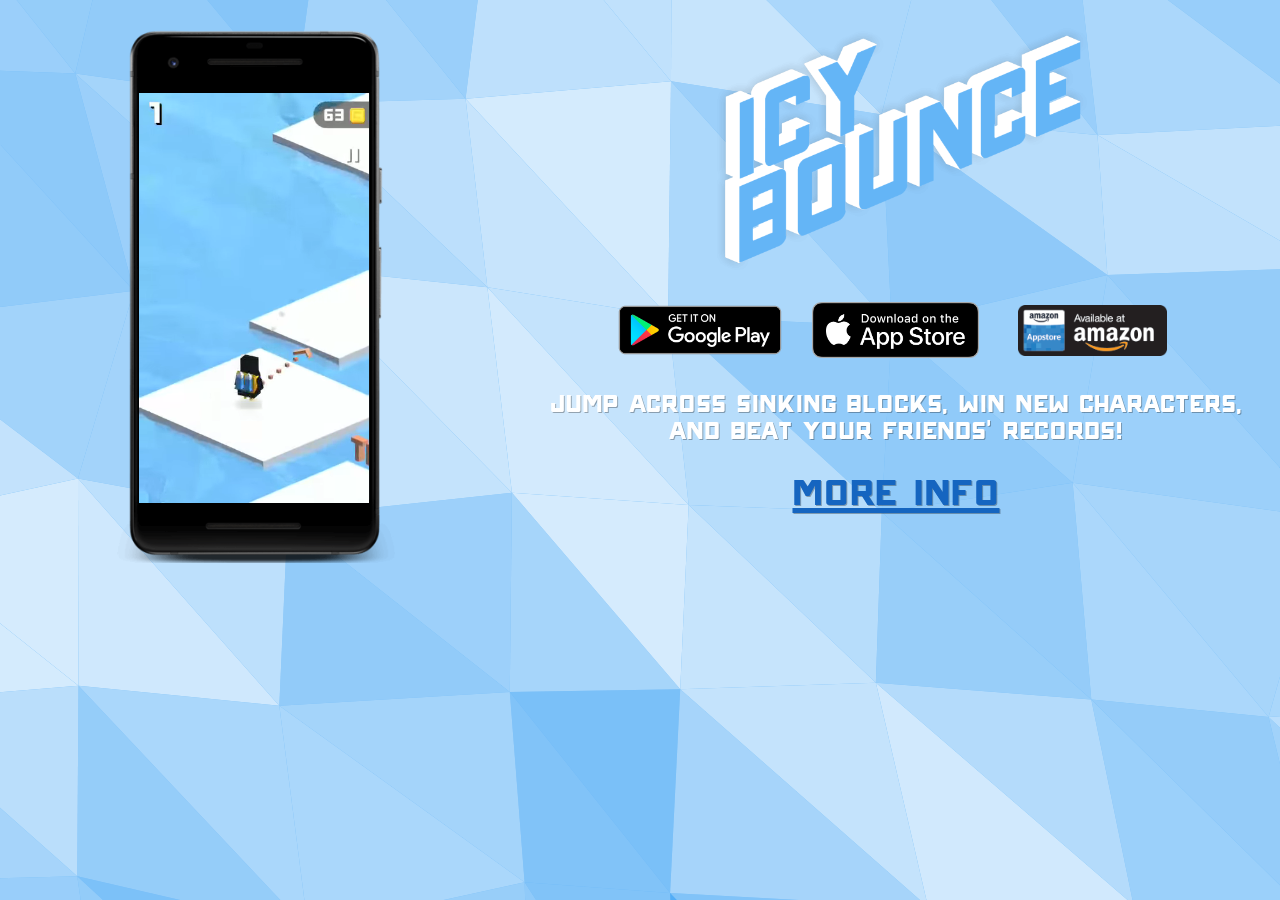
<file: index.html>
<!DOCTYPE html>
<html>

	<head>
	    <meta charset="utf-8">
	    <meta property="og:site_name" content="Icy Bounce - Endless Arcade Jumper"/>
	    <meta property="og:title" content="Icy Bounce - Endless Arcade Jumper"/>
	    <meta property="og:description" content="Jump across sinking blocks, win new characters, and beat your friends’ records! Available for free on iOS and Android."/>
	    <meta property="og:image" content="assets/img/icon_512x512.png"/>
	    <meta property="og:url" content="https://icybounce.com/"/>
	    <meta property="og:site_name" content="Icy Bounce - Endless Arcade Jumper"/>
	    <meta property="al:ios:url" content="fb1900902120161356://play"/>
	    <meta property="al:ios:app_store_id" content="1305293369"/>
	    <meta property="al:ios:app_name" content="Icy Bounce"/>
	    <meta property="al:android:url" content="fb1900902120161356://play">
	    <meta property="al:android:package" content="com.drpenguinstudio.icybounce">
	    <meta property="al:android:app_name" content="Icy Bounce">
	    <meta name="viewport" content="width=device-width">
	    <meta name="title" content="Icy Bounce - Endless Arcade Jumper"/>
	    <meta name="description" content="Jump across sinking blocks, win new characters, and beat your friends’ records! Available for free on iOS and Android."/>
	    <meta name="privacy" content="OPD:I (PT, AL)">
	    <link rel="icon" href="favicon.ico">
	    <title>Icy Bounce - Endless Arcade Jumper</title>
	    <link rel="stylesheet" type="text/css" href="assets/css/styles.css">
	    <link rel="stylesheet" type="text/css" href="assets/css/owl.carousel.css">
	    <link href="https://fonts.googleapis.com/css?family=Russo+One&amp;subset=cyrillic" rel="stylesheet">
	    <script async src="https://www.googletagmanager.com/gtag/js?id=UA-108317763-1"></script>
		<script>
		  window.dataLayer = window.dataLayer || [];
		  function gtag () { dataLayer.push(arguments); }
		  gtag('js', new Date());
		  gtag('config', 'UA-108317763-1');
		</script>
	    <script src="https://ajax.googleapis.com/ajax/libs/jquery/1.12.4/jquery.min.js"></script>
	</head>
	<body>
	    <div id="loader" style="position:fixed;top:0;left:0;right:0;bottom:0;z-index:99;background-image:url(assets/img/loader.gif);background-color:#fff;background-position:center;background-size:10%;background-repeat:no-repeat;transition:all 0.5s;opacity:1;"><span id="loading_text">Loading...</span></div>
	    <canvas id="bg"></canvas>
	    <div id="main_wrapper">
	        <div id="main">
	            <div id="content_wrapper">
	                <div id="content">
	                    <div id="logo"></div>
	                    <div id="badges">
	                        <a id="googleplay-badge" href="https://play.google.com/store/apps/details?id=com.drpenguinstudio.icybounce"></a>
	                        <a id="applestore-badge" href="https://itunes.apple.com/app/id1305293369"></a>
	                        <a id="amazon-badge" href="https://www.amazon.com/dp/B077NNM5ZT/"></a>
	                    </div>
	                    <div id="text">
	                        Jump across sinking blocks, win new characters, and beat your friends’ records!
	                        <br>
	                        <br>
	                        <a href="/info/" style="font-size: 150%">More info</a>
	                        <!-- <a id="FAQ" href="/support.html" id="FAQ">Support</a>
	                        <a href="/press.html" id="press_kit">Press Kit</a>
	                        <span id="support"><a href="mailto:business@icybounce.com">business@icybounce.com</a></span> -->
	                    </div>
	                </div>
	            </div>
	            <div id="phone_wrapper">
	                <div id="phone">
	                    <div id="phone_template"></div>
	                    <div id="video_wrapper">
	                    	<div class="video">
		                        <video autoplay loop muted playsinline webkit-playsinline></video>
							</div>
							<div class="slideshow">
								<div class="owl-carousel">
								</div>
							</div>
	                    </div>
	                    <div id="bg-grey"></div>
	                </div>
	            </div>
	        </div>
	    </div>
	    <script src="assets/js/owl.min.js"></script>
	    <script src="assets/js/main.js" type="text/javascript"></script>
	    <script src="assets/js/bg.js" type="text/javascript"></script>
	</body>
</html>
</file>
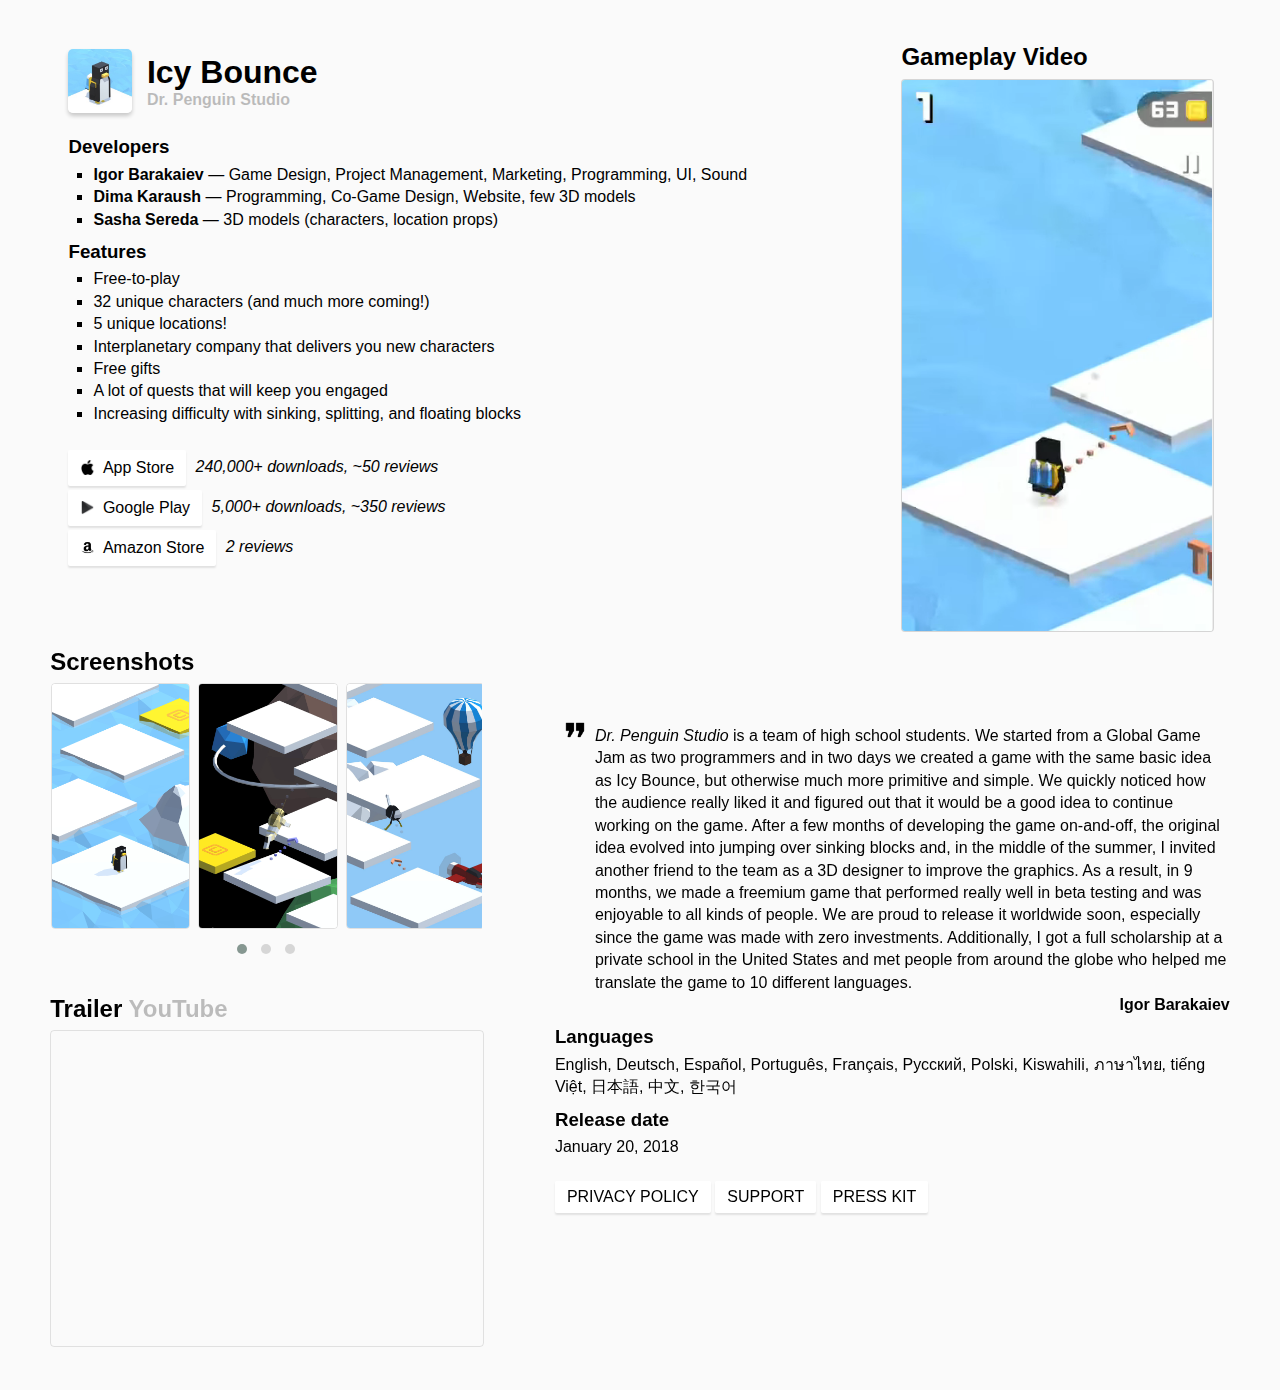
<file: info/index.html>
<!DOCTYPE html>
<html>
<head>
	<meta charset="utf-8">
	<meta name="viewport" content="width=device-width, initial-scale=1">
	<title>Icy Bounce</title>
	<link rel="shortcut icon" href="/favicon.ico" type="image/x-icon">
	<link rel="shortcut icon" href="/assets/icon_128x128.png" type="image/png">
	<link href="https://rsms.me/inter/inter.css" rel="stylesheet">
	<link rel="stylesheet" type="text/css" href="owl.carousel.min.css">
	<link rel="stylesheet" type="text/css" href="owl.theme.default.css">
	<link rel="stylesheet" type="text/css" href="main.css">

	<meta property="og:type" content="website">
	<meta property="og:url" content="https://icybounce.org/info/">
	<meta property="og:image" content="https://icybounce.org/assets/img/icon_128x128.png">
	<meta property="og:title" content="Icy Bounce — mobile arcade game">
	<meta property="og:description" content="Icy Bounce is an endless arcade jumper where the player will jump across sinking blocks, win new characters, and beat friends’ records in a beautifully-designed low poly world.">
</head>
<body>
	<div id="wrapper">
		<div id="container">
			<div class="first">	
				<div class="main">
					<div id="title">
						<img src="assets/logo230.jpg">
						<span>
							<h1><a href="/info/">Icy Bounce</a></h1>
							<h3 id="studio">Dr. Penguin Studio</h3>
						</span>
					</div>
					<div class="content">
						<h3>Developers</h3>
						<ul>
							<li><b>Igor Barakaiev</b> — Game Design, Project Management, Marketing, Programming, UI, Sound</li>
							<li><b>Dima Karaush</b> — Programming, Co-Game Design, Website, few 3D models</li>
							<li><b>Sasha Sereda</b> — 3D models (characters, location props)</li>
						</ul>
						<h3>Features</h3>
						<ul>
							<li>Free-to-play</li>
							<li>32 unique characters (and much more coming!)</li>
							<li>5 unique locations!</li>
							<li>Interplanetary company that delivers you new characters</li>
							<li>Free gifts</li>
							<li>A lot of quests that will keep you engaged</li>
							<li>Increasing difficulty with sinking, splitting, and floating blocks</li>
						</ul><br>
						<div class='platform'>
							<a class='btn' href="https://itunes.apple.com/app/id1305293369">
								<img src="assets/buttons/apple-store.png">
								<span>App Store</span>
							</a><br>
							<span class='info'>
								<i>240,000+ downloads, ~50 reviews</i>
							</span>
						</div>
						<div class='platform'>
							<a class='btn' href="https://play.google.com/store/apps/details?id=com.drpenguinstudio.icybounce">
								<img src="assets/buttons/google-play.png">
								<span>Google Play</span>
							</a><br>
							<span class='info'>
								<i>5,000+ downloads, ~350 reviews</i>
							</span>
						</div>
						<div class='platform'>
							<a class='btn' href="https://www.amazon.com/dp/B077NNM5ZT/">
								<img src="assets/buttons/amazon-store.png">
								<span>Amazon Store</span>
							</a><br>
							<span class='info'>
								<i>2 reviews</i>
							</span>
						</div>
					</div>
				</div>
				<div class="media">
					<div class="center">
						<h2>Gameplay Video</h2>
						<video autoplay loop muted playsinline webkit-playsinline>
							<source src="/assets/img/compressed.webm" type="video/webm">
						</video>
					</div>
				</div>
			</div>
			<div class="second">
				<div class="media">
					<h2>Screenshots</h2>
					<div id="screenshots" class="owl-carousel owl-theme">
						<img class='item' src="/assets/img/slides/0.jpg"></img>
						<img class='item' src="/assets/img/slides/1.jpg"></img>
						<img class='item' src="/assets/img/slides/2.jpg"></img>
						<img class='item' src="/assets/img/slides/3.jpg"></img>
						<img class='item' src="/assets/img/slides/4.jpg"></img>
						<img class='item' src="/assets/img/slides/5.jpg"></img>
						<img class='item' src="/assets/img/slides/6.jpg"></img>
					</div>
					<br>
					<h2>Trailer <span>YouTube</span></h2>
					<iframe width="560" height="315" src="https://www.youtube.com/embed/ePS2pOo-3YE" frameborder="0" allow="accelerometer; autoplay; encrypted-media; gyroscope; picture-in-picture" allowfullscreen></iframe>
				</div>

				<div class="main">
					<div class="content">
						<div class='quote'>
							<span></span>
							<i>Dr. Penguin Studio</i> is a team of high school students. We started from a Global Game Jam as two programmers and in two days we created a game with the same basic idea as Icy Bounce, but otherwise much more primitive and simple. We quickly noticed how the audience really liked it and figured out that it would be a good idea to continue working on the game. After a few months of developing the game on-and-off, the original idea evolved into jumping over sinking blocks and, in the middle of the summer, I invited another friend to the team as a 3D designer to improve the graphics. As a result, in 9 months, we made a freemium game that performed really well in beta testing and was enjoyable to all kinds of people. We are proud to release it worldwide soon, especially since the game was made with zero investments. Additionally, I got a full scholarship at a private school in the United States and met people from around the globe who helped me translate the game to 10 different languages.
							<div class='author'>Igor Barakaiev</div>
						</div>
						<h3>Languages</h3>
						<p>English, Deutsch, Español, Português, Français, Русский, Polski, Kiswahili, ภาษาไทย, tiếng Việt, 日本語, 中文, 한국어</p>
						<h3>Release date</h3>
						<p>January 20, 2018</p>
						<br>
						<a class='btn' href="privacy-policy.html">PRIVACY POLICY</a>
						<a class='btn' href="support.html">SUPPORT</a>
						<a class='btn' href="press.html">PRESS KIT</a>
					</div>
				</div>
			</div>
		</div>
	</div>
	<script src="https://ajax.googleapis.com/ajax/libs/jquery/3.4.1/jquery.min.js"></script>
	<script type="text/javascript" src="owl.carousel.min.js"></script>
	<script type="text/javascript" src="btn.js"></script>
	<script type="text/javascript">
		$('#screenshots').owlCarousel({
			loop: true,
			margin: 10,
		    responsive:{
		        0:{
		            items:2
		        },
		        800:{
		            items:3
		        }
		    }
		});
	</script>
</body>
</html>
</file>
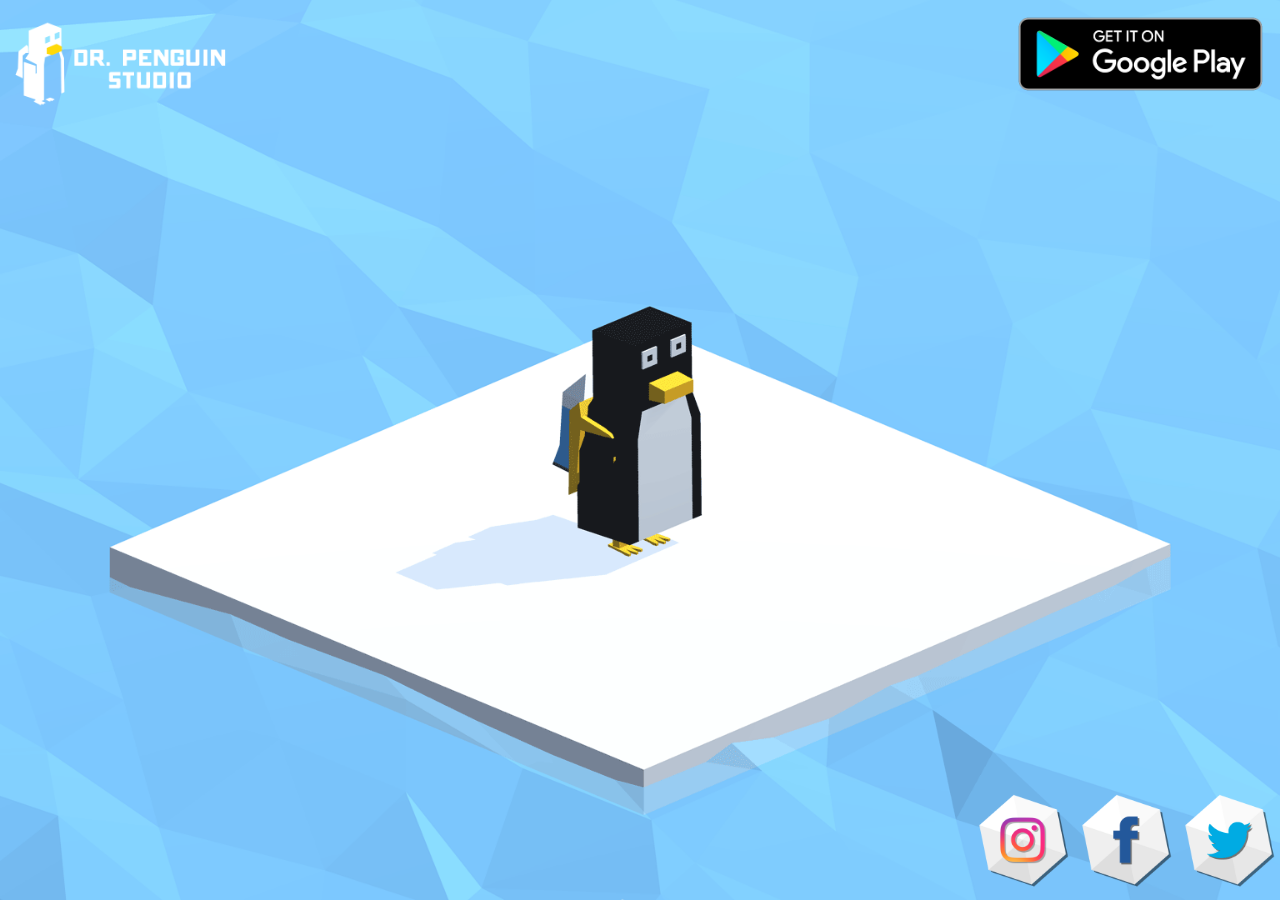
<file: past/index.html>
<!DOCTYPE html>
<html>
<head>
	   <meta charset="UTF-8">
	   <title>Icy Bounce</title>
    <link rel="shortcut icon" type="image/ico" href="assets/img/favicon.png"/>
    <link rel="stylesheet" href="assets/css/style.css">
</head>
<body>
    
    <div id="loading">
        <img src="assets/img/loading.gif" />
    </div>
    
    <div id="water_background">
        <img src="assets/img/static_image.gif" id="static_image" />
        <!--video loop autoplay muted>
            <source src="assets/img/loop.mp4">
            <!--source src="assets/img/loop.webm"-->
        </video-->   
    </div>
    <div id="top">
        <div id="logo" class="left">
            <img src="assets/img/dr-penguin-logo.png"/>
        </div>
        <a href="https://play.google.com/store/apps/details?id=com.nikaent.icybounce" id="googleplay" class="right">
            <img id="googleplay-button" src="assets/img/googleplay_badge_default.png" />        
        </a>
    </div>
    <div id="bottom">
        <div class="right">
            <a id="instagram-btn" class="btn">
                <div class="btn-image">
                    <img src="assets/img/button-instagram.png" />
                </div>
                <div class="btn-shadow"></div>
            </a>
            <a id="facebook-btn" class="btn">
                <div class="btn-image">
                    <img src="assets/img/button-facebook.png" />
                </div>
                <div class="btn-shadow"></div>
            </a> 
            <a id="twitter-btn" class="btn">
                <div class="btn-image">
                    <img src="assets/img/button-twitter.png" />
                </div>
                <div class="btn-shadow"></div>
            </a> 
        </div>
    </div>
    <script>window.onerror=function(err,url,line){alert(err+" ("+url+":"+line+")");};</script>
    <script src="assets/js/main.js"></script>
</body>
</html>
</file>
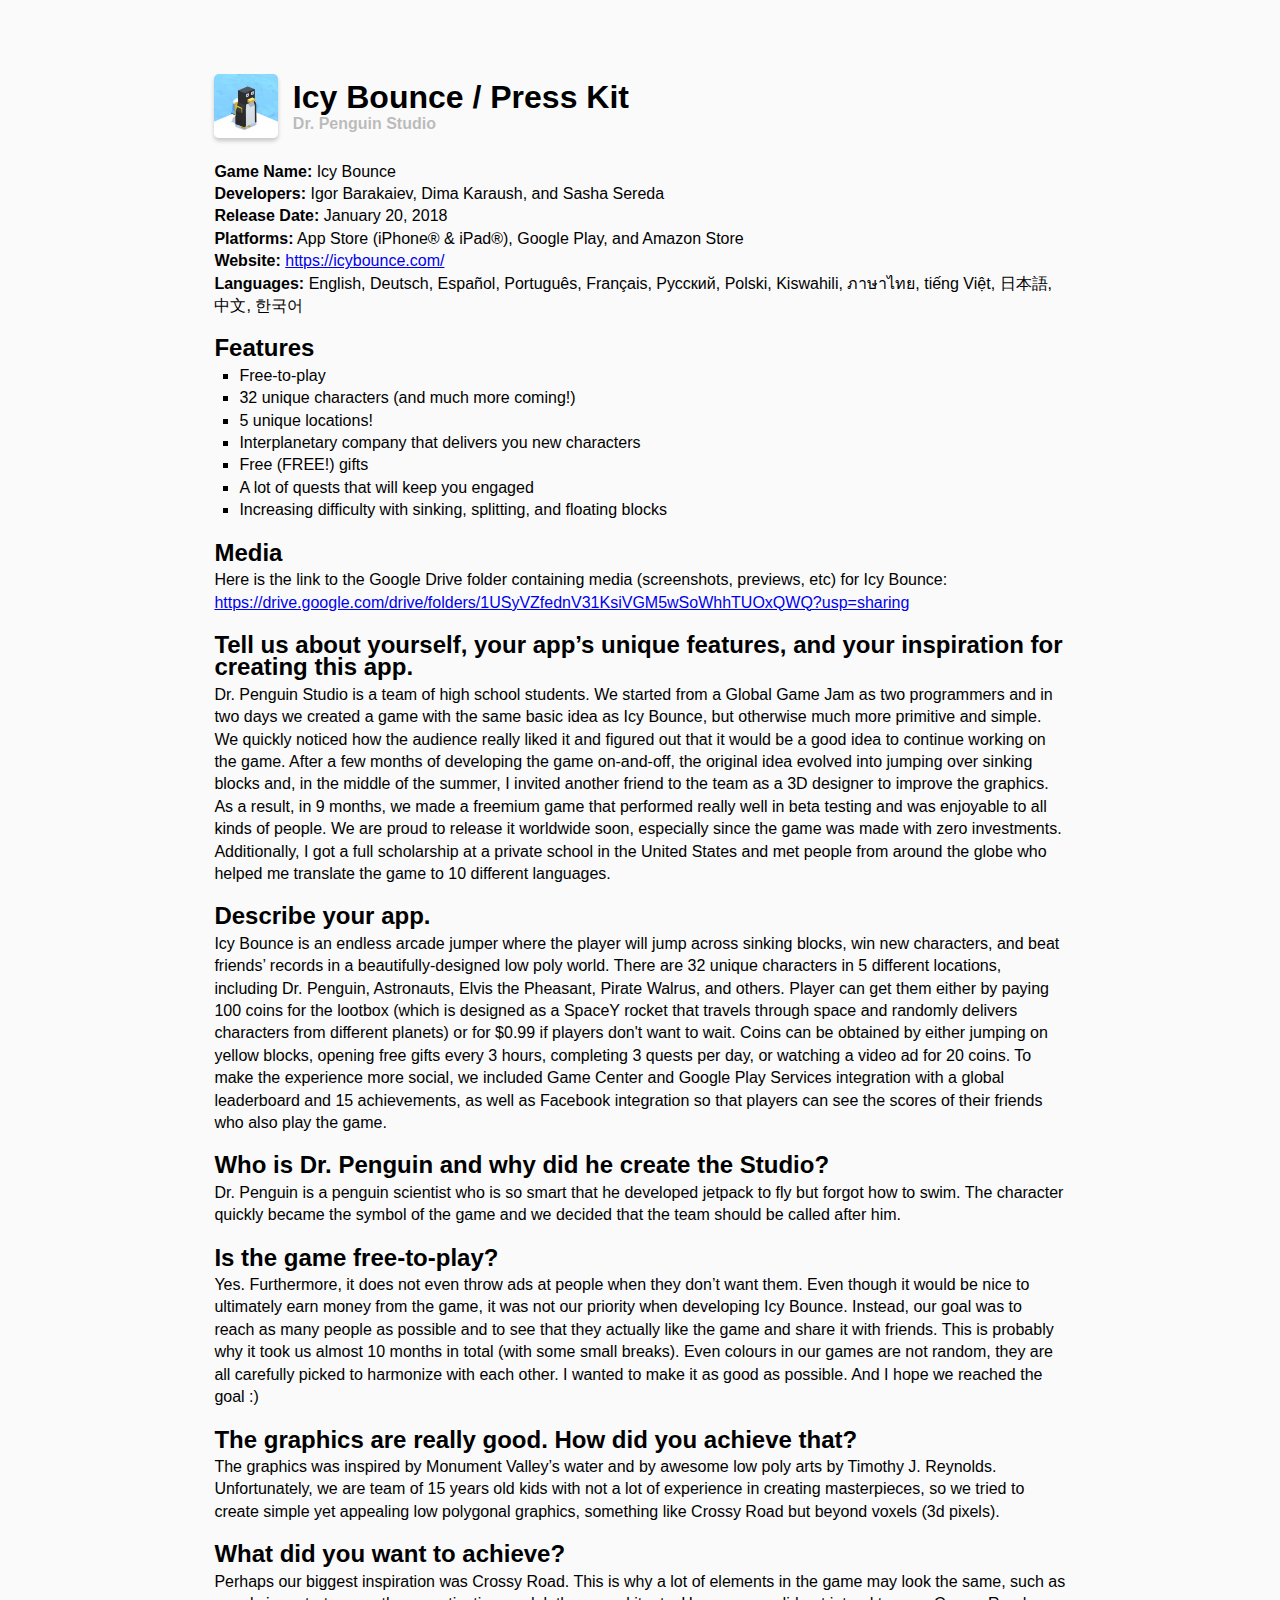
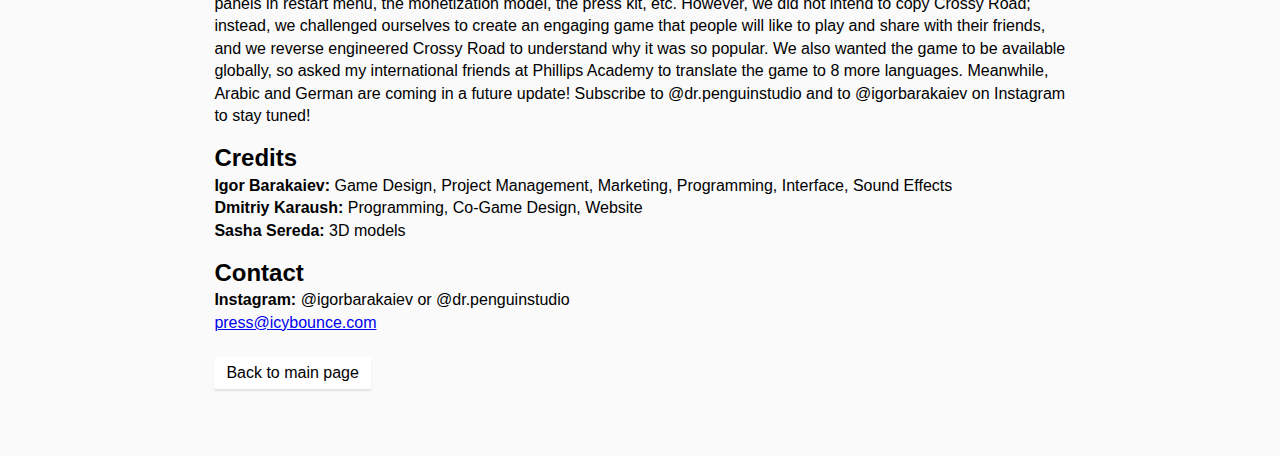
<file: info/press.html>
<!DOCTYPE html>
<html>
<head>
	<meta charset="utf-8">
	<meta name="viewport" content="width=device-width, initial-scale=1">
	<title>Icy Bounce: Press Kit</title>
	<!-- <link rel="shortcut icon" href="/assets/favicon.ico" type="image/x-icon"> -->
	<link rel="shortcut icon" href="/assets/favicon.png" type="image/png">
	<link href="https://rsms.me/inter/inter.css" rel="stylesheet">
	<link rel="stylesheet" type="text/css" href="owl.carousel.min.css">
	<link rel="stylesheet" type="text/css" href="owl.theme.default.css">
	<link rel="stylesheet" type="text/css" href="main.css">
</head>
<body>
	<div id="wrapper">
		<div id="container">
			<div id="_main">
				<div id="title">
					<img src="assets/logo230.jpg">
					<span>
						<h1><a href="/info/">Icy Bounce</a> / Press Kit</h1>
						<h3 id="studio">Dr. Penguin Studio</h3>
					</span>	
				</div>
				<div id="content">
	                <p><b>Game Name:</b> Icy Bounce</p>
	                <p><b>Developers:</b> Igor Barakaiev, Dima Karaush, and Sasha Sereda</p>
	                <p><b>Release Date:</b> January 20, 2018</p>
	                <p><b>Platforms:</b> App Store (iPhone® &amp; iPad®), Google Play, and Amazon Store</p>
	                <p><b>Website:</b> <a href="https://icybounce.com/">https://icybounce.com/</a></p>
	                <p><b>Languages:</b> English, Deutsch, Español, Português, Français, Русский, Polski, Kiswahili, ภาษาไทย, tiếng Việt, 日本語, 中文, 한국어</p>
	                <h2>Features</h2>
	                <ul>
	                    <li>Free-to-play</li>
	                    <li>32 unique characters (and much more coming!)</li>
	                    <li>5 unique locations!</li>
	                    <li>Interplanetary company that delivers you new characters</li>
	                    <li>Free (FREE!) gifts</li>
	                    <li>A lot of quests that will keep you engaged</li>
	                    <li>Increasing difficulty with sinking, splitting, and floating blocks</li>
	                </ul>
	                <h2>Media</h2>
	                <p>Here is the link to the Google Drive folder containing media (screenshots, previews, etc) for Icy Bounce: <a href="https://drive.google.com/drive/folders/1USyVZfednV31KsiVGM5wSoWhhTUOxQWQ?usp=sharing">https://drive.google.com/drive/folders/1USyVZfednV31KsiVGM5wSoWhhTUOxQWQ?usp=sharing</a></p>
	                <h2>Tell us about yourself, your app’s unique features, and your inspiration for creating this app.</h2>
	                <p>Dr. Penguin Studio is a team of high school students. We started from a Global Game Jam as two programmers and in two days we created a game with the same basic idea as Icy Bounce, but otherwise much more primitive and simple. We quickly noticed how the audience really liked it and figured out that it would be a good idea to continue working on the game. After a few months of developing the game on-and-off, the original idea evolved into jumping over sinking blocks and, in the middle of the summer, I invited another friend to the team as a 3D designer to improve the graphics. As a result, in 9 months, we made a freemium game that performed really well in beta testing and was enjoyable to all kinds of people. We are proud to release it worldwide soon, especially since the game was made with zero investments. Additionally, I got a full scholarship at a private school in the United States and met people from around the globe who helped me translate the game to 10 different languages.</p>
	                <h2>Describe your app.</h2>
	                <p>Icy Bounce is an endless arcade jumper where the player will jump across sinking blocks, win new characters, and beat friends’ records in a beautifully-designed low poly world. There are 32 unique characters in 5 different locations, including Dr. Penguin, Astronauts, Elvis the Pheasant, Pirate Walrus, and others. Player can get them either by paying 100 coins for the lootbox (which is designed as a SpaceY rocket that travels through space and randomly delivers characters from different planets) or for $0.99 if players don't want to wait. Coins can be obtained by either jumping on yellow blocks, opening free gifts every 3 hours, completing 3 quests per day, or watching a video ad for 20 coins. To make the experience more social, we included Game Center and Google Play Services integration with a global leaderboard and 15 achievements, as well as Facebook integration so that players can see the scores of their friends who also play the game.</p>
	                <h2>Who is Dr. Penguin and why did he create the Studio?</h2>
	                <p>Dr. Penguin is a penguin scientist who is so smart that he developed jetpack to fly but forgot how to swim. The character quickly became the symbol of the game and we decided that the team should be called after him.</p>
	                <h2>Is the game free-to-play?</h2>
	                <p>Yes. Furthermore, it does not even throw ads at people when they don’t want them. Even though it would be nice to ultimately earn money from the game, it was not our priority when developing Icy Bounce. Instead, our goal was to reach as many people as possible and to see that they actually like the game and share it with friends. This is probably why it took us almost 10 months in total (with some small breaks). Even colours in our games are not random, they are all carefully picked to harmonize with each other. I wanted to make it as good as possible. And I hope we reached the goal :)</p>
	                <h2>The graphics are really good. How did you achieve that?</h2>
	                <p>The graphics was inspired by Monument Valley’s water and by awesome low poly arts by Timothy J. Reynolds. Unfortunately, we are team of 15 years old kids with not a lot of experience in creating masterpieces, so we tried to create simple yet appealing low polygonal graphics, something like Crossy Road but beyond voxels (3d pixels).</p>
	                <h2>What did you want to achieve?</h2>
	                <p>Perhaps our biggest inspiration was Crossy Road. This is why a lot of elements in the game may look the same, such as panels in restart menu, the monetization model, the press kit, etc. However, we did not intend to copy Crossy Road; instead, we challenged ourselves to create an engaging game that people will like to play and share with their friends, and we reverse engineered Crossy Road to understand why it was so popular. We also wanted the game to be available globally, so asked my international friends at Phillips Academy to translate the game to 8 more languages. Meanwhile, Arabic and German are coming in a future update! Subscribe to @dr.penguinstudio and to @igorbarakaiev on Instagram to stay tuned!</p>
	                <h2>Credits</h2>
	                <p><b>Igor Barakaiev:</b> Game Design, Project Management, Marketing, Programming, Interface, Sound Effects</p>
	                <p><b>Dmitriy Karaush:</b> Programming, Co-Game Design, Website</p>
	                <p><b>Sasha Sereda:</b> 3D models</p>
	                <h2>Contact</h2>
	                <p><b>Instagram:</b> @igorbarakaiev or @dr.penguinstudio</p>
	                <p><a href="mailto:press@icybounce.com">press@icybounce.com</a></p>
	                <br>
	                <a href="/info/" class="btn">Back to main page</a>
				</div>
			</div>
		</div>

	</div>
	<script type="text/javascript" src="btn.js"></script>

</body>
</html>
</file>
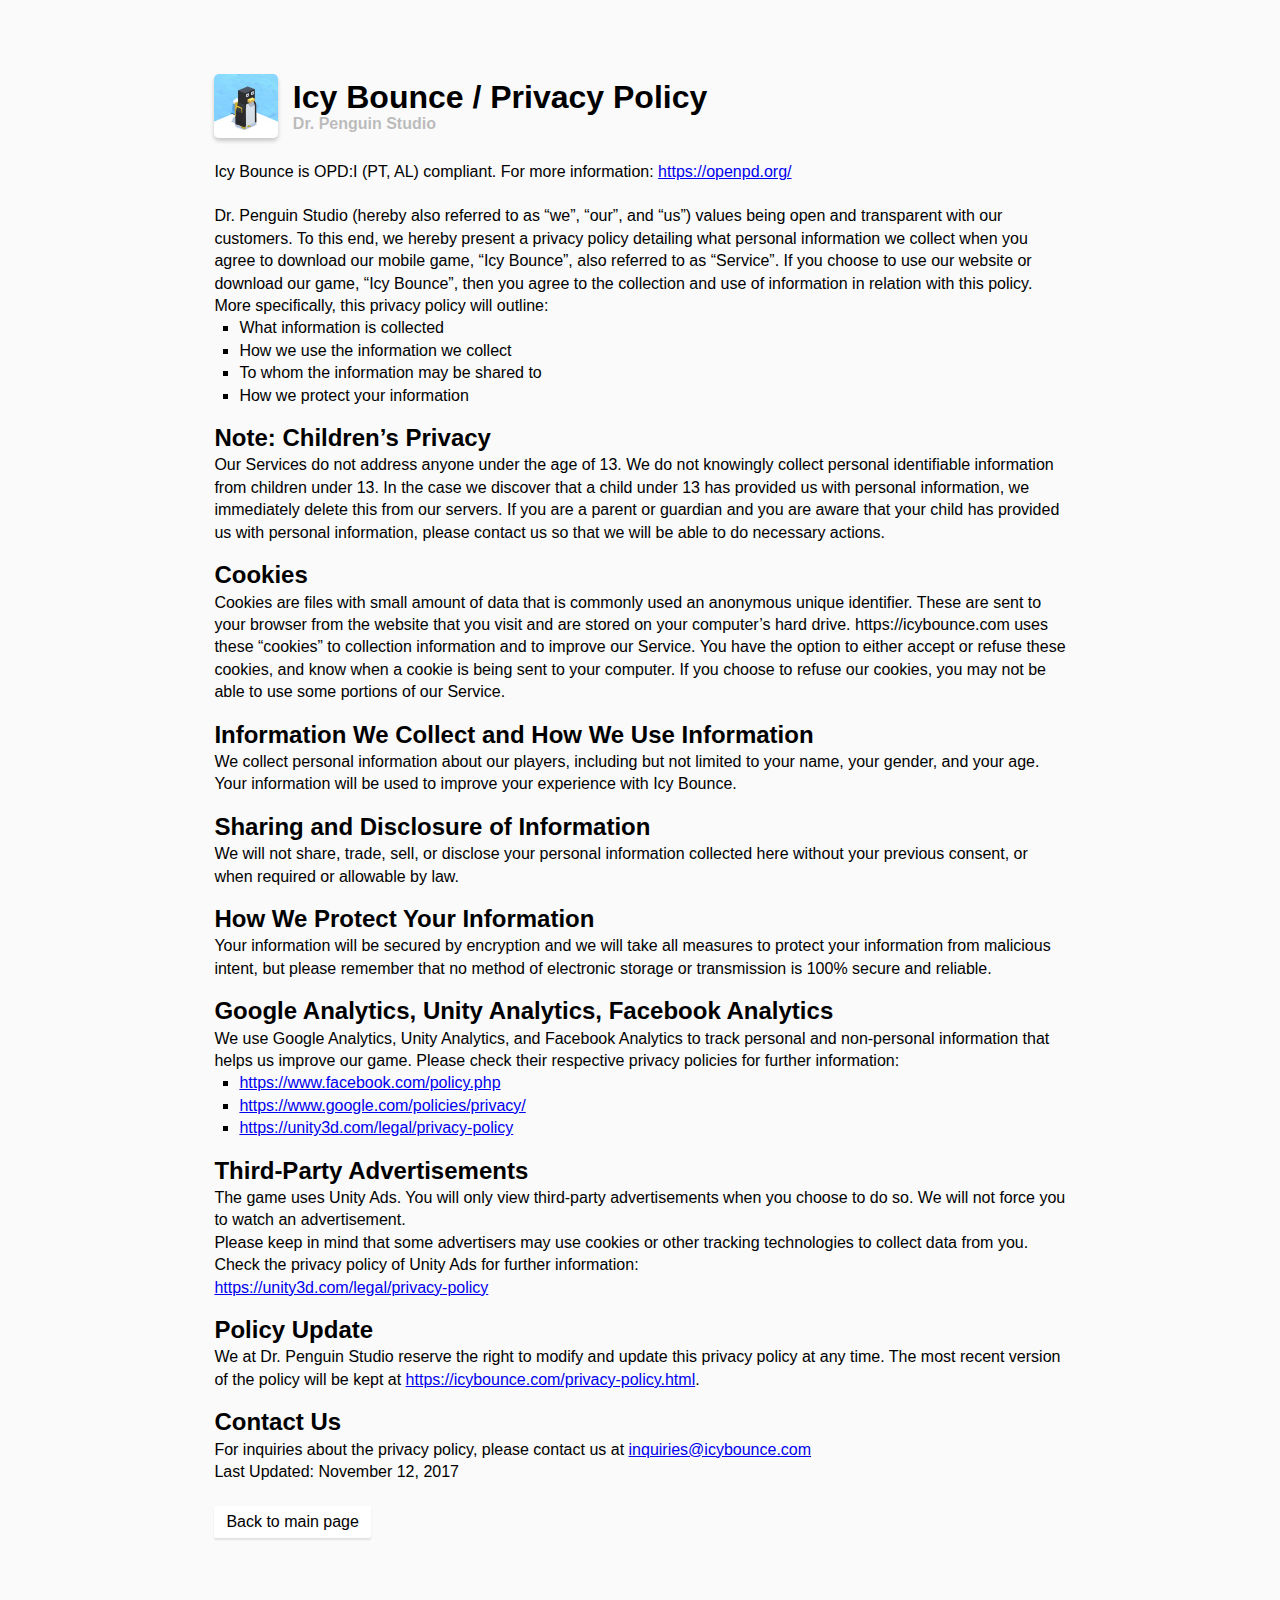
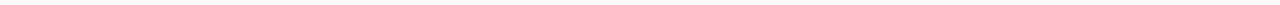
<file: info/privacy-policy.html>
<!DOCTYPE html>
<html>
<head>
	<meta charset="utf-8">
	<meta name="viewport" content="width=device-width, initial-scale=1">
	<title>Icy Bounce: Privacy Policy</title>
	<!-- <link rel="shortcut icon" href="/assets/favicon.ico" type="image/x-icon"> -->
	<link rel="shortcut icon" href="/assets/favicon.png" type="image/png">
	<link href="https://rsms.me/inter/inter.css" rel="stylesheet">
	<link rel="stylesheet" type="text/css" href="owl.carousel.min.css">
	<link rel="stylesheet" type="text/css" href="owl.theme.default.css">
	<link rel="stylesheet" type="text/css" href="main.css">
</head>
<body>
	<div id="wrapper">
		<div id="container">
			<div id="_main">
				<div id="title">
					<img src="assets/logo230.jpg">
					<span>
						<h1><a href="/info/">Icy Bounce</a> / Privacy Policy</h1>
						<h3 id="studio">Dr. Penguin Studio</h3>
					</span>
				</div>
				<div id="content">
	                <p>Icy Bounce is OPD:I (PT, AL) compliant. For more information: <a href="https://openpd.org/">https://openpd.org/</a></p><br>
	                <p>Dr. Penguin Studio (hereby also referred to as “we”, “our”, and “us”) values being open and transparent with our customers. To this end, we hereby present a privacy policy detailing what personal information we collect when you agree to download our mobile game, “Icy Bounce”, also referred to as “Service”. If you choose to use our website or download our game, “Icy Bounce”, then you agree to the collection and use of information in relation with this policy.<br></p>
	                <p>More specifically, this privacy policy will outline:</p>
	                <ul>
	                    <li>What information is collected</li>
	                    <li>How we use the information we collect</li>
	                    <li>To whom the information may be shared to</li>
	                    <li>How we protect your information</li>
	                </ul>
	                <h2>Note: Children’s Privacy</h2>
	                <p>Our Services do not address anyone under the age of 13. We do not knowingly collect personal identifiable information from children under 13. In the case we discover that a child under 13 has provided us with personal information, we immediately delete this from our servers. If you are a parent or guardian and you are aware that your child has provided us with personal information, please contact us so that we will be able to do necessary actions.<br></p>
	                <h2>Cookies</h2>
	                <p>Cookies are files with small amount of data that is commonly used an anonymous unique identifier. These are sent to your browser from the website that you visit and are stored on your computer’s hard drive. https://icybounce.com uses these “cookies” to collection information and to improve our Service. You have the option to either accept or refuse these cookies, and know when a cookie is being sent to your computer. If you choose to refuse our cookies, you may not be able to use some portions of our Service.<br></p>
	                <h2>Information We Collect and How We Use Information</h2>
	                <p>We collect personal information about our players, including but not limited to your name, your gender, and your age. Your information will be used to improve your experience with Icy Bounce.<br></p>
	                <h2>Sharing and Disclosure of Information</h2>
	                <p>We will not share, trade, sell, or disclose your personal information collected here without your previous consent, or when required or allowable by law.<br></p>
	                <h2>How We Protect Your Information</h2>
	                <p>Your information will be secured by encryption and we will take all measures to protect your information from malicious intent, but please remember that no method of electronic storage or transmission is 100% secure and reliable.<br></p>
	                <h2>Google Analytics, Unity Analytics, Facebook Analytics</h2>
	                <p>We use Google Analytics, Unity Analytics, and Facebook Analytics to track personal and non-personal information that helps us improve our game. Please check their respective privacy policies for further information:</p>
	                <ul>
	                    <li><a href="https://www.facebook.com/policy.php">https://www.facebook.com/policy.php</a></li>
	                    <li><a href="https://www.google.com/policies/privacy/">https://www.google.com/policies/privacy/</a></li>
	                    <li><a href="https://unity3d.com/legal/privacy-policy">https://unity3d.com/legal/privacy-policy<br></a></li>
	                </ul>
	                <h2>Third-Party Advertisements</h2>
	                <p>The game uses Unity Ads. You will only view third-party advertisements when you choose to do so. We will not force you to watch an advertisement.</p>
	                <p>Please keep in mind that some advertisers may use cookies or other tracking technologies to collect data from you. Check the privacy policy of Unity Ads for further information: </p>
	                <a href="https://unity3d.com/legal/privacy-policy">https://unity3d.com/legal/privacy-policy<br></a>
	                <h2>Policy Update</h2>
	                <p>We at Dr. Penguin Studio reserve the right to modify and update this privacy policy at any time. The most recent version of the policy will be kept at <a href="https://icybounce.com/privacy-policy.html">https://icybounce.com/privacy-policy.html</a>.<br></p>
	                <h2>Contact Us</h2>
	                <p>For inquiries about the privacy policy, please contact us at <a href="mailto:inquiries@icybounce.com">inquiries@icybounce.com</a></p>
	                <p>Last Updated: November 12, 2017</p>
	                <br>
	                <a href="/info/" class="btn">Back to main page</a>
				</div>
			</div>
		</div>
	</div>
	<script type="text/javascript" src="btn.js"></script>
</body>
</html>
</file>
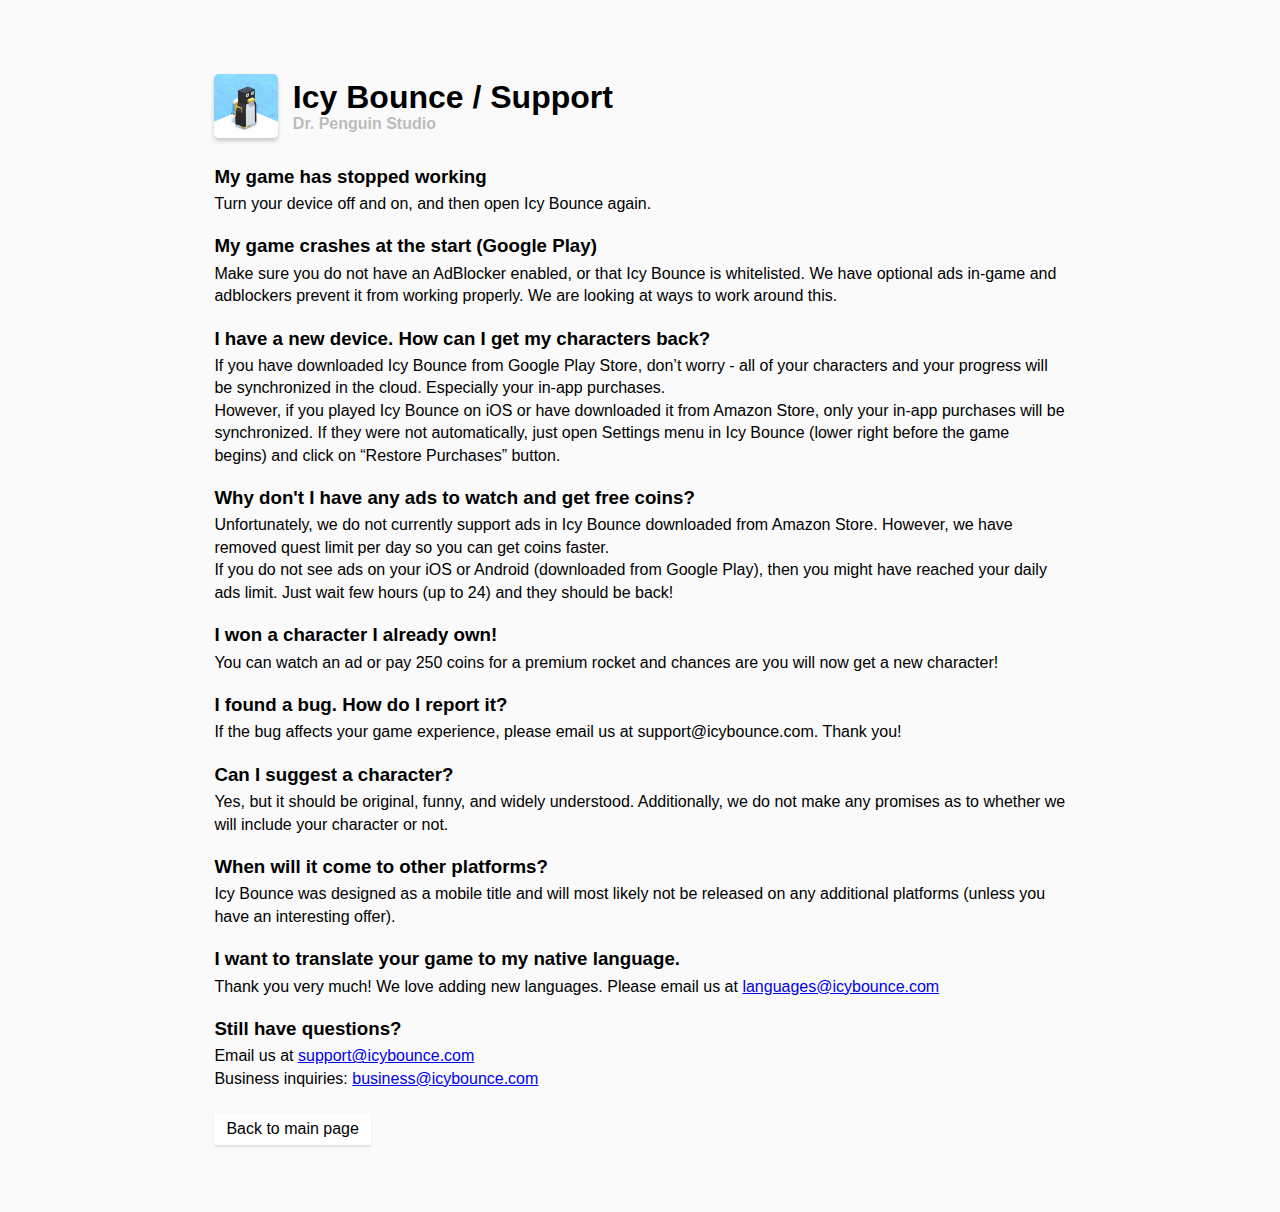
<file: info/support.html>
<!DOCTYPE html>
<html>
<head>
	<meta charset="utf-8">
	<meta name="viewport" content="width=device-width, initial-scale=1">
	<title>Icy Bounce: Support</title>
	<!-- <link rel="shortcut icon" href="/assets/favicon.ico" type="image/x-icon"> -->
	<link rel="shortcut icon" href="/assets/favicon.png" type="image/png">
	<link href="https://rsms.me/inter/inter.css" rel="stylesheet">
	<link rel="stylesheet" type="text/css" href="owl.carousel.min.css">
	<link rel="stylesheet" type="text/css" href="owl.theme.default.css">
	<link rel="stylesheet" type="text/css" href="main.css">
</head>
<body>
	<div id="wrapper">
		<div id="container">
			<div id="_main">
				<div id="title">
					<img src="assets/logo230.jpg">
					<span>
						<h1><a href="/info/">Icy Bounce</a> / Support</h1>
						<h3 id="studio">Dr. Penguin Studio</h3>
					</span>
				</div>
				<div id="content">
	                <h3>My game has stopped working</h3>
	                <p>Turn your device off and on, and then open Icy Bounce again.<br></p>
	                <h3>My game crashes at the start (Google Play)</h3>
	                <p>Make sure you do not have an AdBlocker enabled, or that Icy Bounce is whitelisted. We have optional ads in-game and adblockers prevent it from working properly. We are looking at ways to work around this.<br></p>
	                <h3>I have a new device. How can I get my characters back?</h3>
	                <p>If you have downloaded Icy Bounce from Google Play Store, don’t worry - all of your characters and your progress will be synchronized in the cloud. Especially your in-app purchases.<br>
	                However, if you played Icy Bounce on iOS or have downloaded it from Amazon Store, only your in-app purchases will be synchronized. If they were not automatically, just open Settings menu in Icy Bounce (lower right before the game begins) and click on “Restore Purchases” button.<br></p>
	                <h3>Why don't I have any ads to watch and get free coins?</h3>
	                <p>Unfortunately, we do not currently support ads in Icy Bounce downloaded from Amazon Store. However, we have removed quest limit per day so you can get coins faster.<br>
	                If you do not see ads on your iOS or Android (downloaded from Google Play), then you might have reached your daily ads limit. Just wait few hours (up to 24) and they should be back!<br></p>
	                <h3>I won a character I already own!</h3>
	                <p>You can watch an ad or pay 250 coins for a premium rocket and chances are you will now get a new character!<br></p>
	                <h3>I found a bug. How do I report it?</h3>
	                <p>If the bug affects your game experience, please email us at support@icybounce.com. Thank you!<br></p>
	                <h3>Can I suggest a character?</h3>
	                <p>Yes, but it should be original, funny, and widely understood. Additionally, we do not make any promises as to whether we will include your character or not.<br></p>
	                <h3>When will it come to other platforms?</h3>
	                <p>Icy Bounce was designed as a mobile title and will most likely not be released on any additional platforms (unless you have an interesting offer).<br></p>
	                <h3>I want to translate your game to my native language.</h3>
	                <p>Thank you very much! We love adding new languages. Please email us at <a href="mailto:languages@icybounce.com">languages@icybounce.com</a><br></p>
	                <h3>Still have questions?</h3>
	                <p>Email us at <a href="mailto:support@icybounce.com">support@icybounce.com</a><br>
	                Business inquiries: <a href="mailto:business@icybounce.com">business@icybounce.com</a></p>
	                <br>
	                <a href="/info/" class="btn">Back to main page</a>
				</div>
			</div>
		</div>
	</div>
	<script type="text/javascript" src="btn.js"></script>
</body>
</html>
</file>
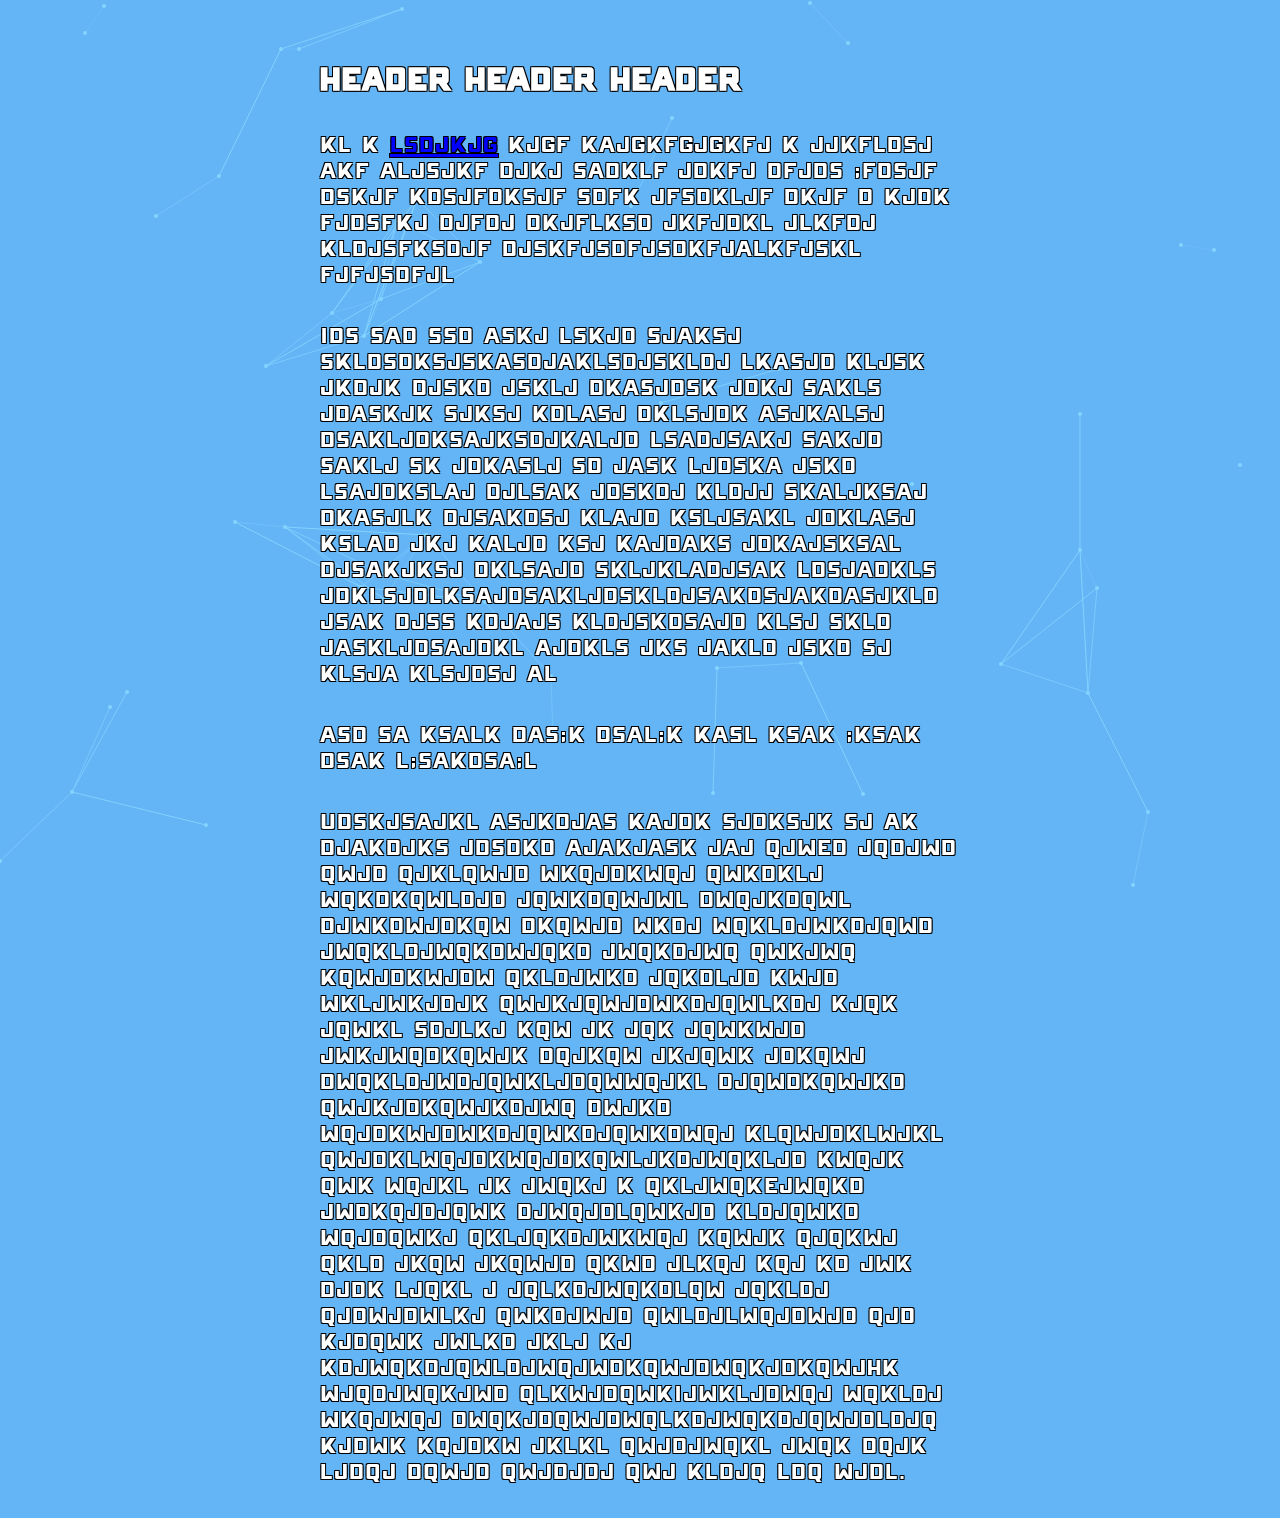
<file: past/terms.html>
<!DOCTYPE html>
<html>
<head>
	   <meta charset="UTF-8">
	   <title>Icy Bounce: Terms & Conditions</title>
    <link rel="shortcut icon" type="image/ico" href="assets/img/favicon.png"/>
    <style>
        @font-face {
            font-family: "onramp";
            src: url('assets/font/ONRAMP.ttf') format('truetype');
        }
        * {
            font-family: "onramp";
            color: #fff;
            text-shadow: 1px 1px 0px #000,
                         -1px 1px 0px #000,
                         -1px -1px 0px #000,
                         1px -1px 0px #000;
            letter-spacing: 1px;
        }
        h1 {
            font-size: 50px;
        }
        p {
            font-size: 35px;
        }
        a {
            color: blue;
            text-decoration: underline;
        }
        a:active {
            color: lightblue;
        }
        a:visited {
            color: purple;
        }
    </style>
    <link rel="stylesheet" href="assets/css/style.css">
</head>
<body>

    <div id="background">
        <canvas></canvas>
    </div>
    <div id="container">
        <h1>HEADER HEADER HEADER</h1>
        <p>kl k <a href="google.com">lsdjkjg</a> kjgf kajgkfgjgkfj k jjkfldsj akf aljsjkf djkj sadklf jdkfj dfjds ;fdsjf dskjf kdsjfdksjf sdfk jfsdkljf dkjf d kjdk fjdsfkj djfdj dkjflksd jkfjdkl jlkfdj kldjsfksdjf djskfjsdfjsdkfjalkfjskl fjfjsdfjl</p>
        <p>Ids sad ssd askj lskjd sjaksj skldsdksjskasdjaklsdjskldj lkasjd kljsk jkdjk djskd jsklj dkasjdsk jdkj sakls jdaskjk sjksj kdlasj dklsjdk asjkalsj dsakljdksajksdjkaljd lsadjsakj sakjd saklj sk jdkaslj sd jask ljdska jskd lsajdkslaj djlsak jdskdj kldjj skaljksaj dkasjlk djsakdsj klajd ksljsakl jdklasj kslad jkj kaljd ksj kajdaks jdkajsksal djsakjksj dklsajd skljkladjsak ldsjadkls jdklsjdlksajdsakljdskldjsakdsjakdasjkld jsak djss kdjajs kldjskdsajd klsj skld jaskljdsajdkl ajdkls jks jakld jskd sj klsja klsjdsj al</p>
        <p>Asd sa ksalk das;k dsal;k kasl ksak ;ksak dsak l;sakdsa;l </p>
        <p>Udskjsajkl asjkdjas kajdk sjdksjk sj ak djakdjks jdsdkd ajakjask jaj qjwed jqdjwd qwjd qjklqwjd wkqjdkwqj qwkdklj wqkdkqwldjd jqwkdqwjwl dwqjkdqwl djwkdwjdkqw dkqwjd wkdj wqkldjwkdjqwd jwqkldjwqkdwjqkd jwqkdjwq qwkjwq kqwjdkwjdw qkldjwkd jqkdljd kwjd wkljwkjdjk qwjkjqwjdwkdjqwlkdj kjqk jqwkl sdjlkj kqw jk jqk jqwkwjd jwkjwqdkqwjk dqjkqw jkjqwk jdkqwj dwqkldjwdjqwkljdqwwqjkl djqwdkqwjkd qwjkjdkqwjkdjwq dwjkd wqjdkwjdwkdjqwkdjqwkdwqj klqwjdklwjkl qwjdklwqjdkwqjdkqwljkdjwqkljd kwqjk qwk wqjkl jk jwqkj k qkljwqkejwqkd jwdkqjdjqwk djwqjdlqwkjd kldjqwkd wqjdqwkj qkljqkdjwkwqj kqwjk qjqkwj qkld jkqw jkqwjd qkwd jlkqj kqj kd jwk djdk ljqkl j   jqlkdjwqkdlqw jqkldj qjdwjdwlkj qwkdjwjd qwldjlwqjdwjd qjd kjdqwk jwlkd jklj kj kdjwqkdjqwldjwqjwdkqwjdwqkjdkqwjhk wjqdjwqkjwd qlkwjdqwkijwkljdwqj wqkldj wkqjwqj dwqkjdqwjdwqlkdjwqkdjqwjdldjq kjdwk  kqjdkw jklkl qwjdjwqkl jwqk dqjk ljdqj dqwjd qwjdjdj qwj kldjq ldq wjdl.</p>
    </div>
    <script>window.onerror=function(err,url,line){alert(err+" ("+url+":"+line+")");};</script>
    <script src="assets/js/bg.js"></script>

</body>
</html>
</file>
<file: assets/css/styles.css>
html,
head,
body {
    background: #42A5F5;
    margin: 0;
    padding: 0;
    font-family: "ONRAMP", "Russo One", monospace;
    color: white;
    overflow: hidden;
    height: 100%;
    width: 100%;
}
@font-face {
    font-family: "ONRAMP";
    font-size: 200%;
    src: url('../ONRAMP.ttf') format("truetype");
}
.video {
    display: block;
    width: 100%;
    height: 100%;
}
.slideshow {
    display: none;
    width: 100%;
    height: 100%;
}
#bg {
    position: fixed;
    top: 0;
    left: 0;
    z-index: 1;
}
#main_wrapper {
    position: absolute;
    width: 100%;
    height: 100%;
}
#main {
    position: relative;
    width: 100%;
    height: 100%;
    z-index: 2;
}
#faq_wrapper #main {
    width: 75%;
    margin-left: 12.5%;
}
#phone_wrapper {
    position: absolute;
    width: 40%;
    left: 0;
    top: 0;
    bottom: 0;
}
#phone {
    position: relative;
    width: 75%;
    margin-left: 12.5%;
    padding-top: 110%;
}
#phone_template {
    z-index: 1;
    display: inline-block;
    position: absolute;
    width: 30vw;
    height: 95%;
    top: 5%;
    background: url(../img/phone-template.png);
    background-size: contain;
    background-repeat: no-repeat;
    background-position: center;
}
#video_wrapper {
    display: block;
    z-index: 1;
    position: absolute;
    top: 16.2%;
    left: 19.5%;
    width: 60%;
    height: 73.25%;
    /* overflow: hidden; */
}
#video_wrapper video {
    min-width: 100%;
    min-height: 100%;
    width: 100%;
    height: 100%;
}
#content_wrapper {
    position: absolute;
    width: 60%;
    height: 100%;
    right: 0;
    top: 0;
    bottom: 0;
}
#content {
    position: relative;
    width: 95%;
    margin: 2.5% 4% 0 2.5%;
    text-shadow: 1px 1px 0px rgba(0, 0, 0, 0.3);
}
#logo {
    background: url(../img/logo.png);
    background-size: contain;
    background-repeat: no-repeat;
    background-position: center;
    width: 50vw;
    padding-top: 35%;
    display: block;
    margin: 0 auto;
}
#text {
}
.ru {
    font-size: 74%;
}
#links * {
    display: block;
}
#FAQ {
    display: inline-block;
    margin-top: 2vh;
}
a {
    color: #0D47A1;
}
a:visited {
    color: #311B92;
}
#badges {
    text-align: center;
    padding: 2.5% 0;
    -ms-user-select: none;
    -webkit-user-select: none;
    -moz-user-select: none;
    user-select: none;
    width: 85%;
    margin: 0 auto;
}
#badges > * {
    cursor: pointer;
    display: inline-block;
    background-size: contain;
    background-repeat: no-repeat;
    background-position: center;
    width: 30%;
    padding-top: 12%;
}
#googleplay-badge {
    background-image: url(/assets/img/google-play.png);
}
#applestore-badge {
    background-size: 90%;
    background-image: url(/assets/img/app-store.png);
}
#amazon-badge {
    background-size: 80%;
    background-image: url(/assets/img/amazon-store.png);
}
#content {
    font-size: 4.25vh;
    text-align: center;
}
/* unvisited link */
a:link {
    color: #1565C0;
}
/* visited link */
a:visited {
    color: #1565C0;
}
/* mouse over link */
a:hover {
    color: #1565C0;
}
/* selected link */
a:active {
    color: #1565C0;
}
@media screen and (max-aspect-ratio: 2/3) {
    #logo {
        padding-top: 40% !important;
    }
    * {
        font-size: 3.75vh !important;
    }
    #badges > * {
        width: 32vw !important;
        padding-top: 20% !important;
    }
}
@media screen and (max-aspect-ratio: 5/4) {
    * {
        text-align: center;
        font-size: 4.25vh;
        overflow: hidden;
    }
    #content_wrapper {
        width: 100%;
    }
    #content {
        z-index: 10;
        width: 80%;
        margin: 5% 10% 0 10%;
    }
    #phone_wrapper {
        position: relative;
        width: 100%;
        height: 0;
        padding: 0;
        overflow: hidden;
    }
    #copyright_privacy_policy {
        position: absolute;
        bottom: 1vh;
        left: 0;
        right: 0;
        font-size: 3vh;
        z-index: 80;
        text-align: center;
        width: 100%;
    }
    #phone {
        overflow: hidden;
    }
    #video_wrapper {
        min-width: 110%;
        min-height: 110%;
        width: auto;
        height: auto;
        position: absolute;
        top: 0;
        left: 0;
        right: 0;
        bottom: 0;
        /* filter: blur(2px); */
        z-index: 5;
    }
    #video_wrapper video {
        object-fit: cover;
    }
    canvas {
        filter: blur(2px);
    }
    #bg-grey {
        position: fixed;
        top: 0;
        left: 0;
        right: 0;
        bottom: 0;
        z-index: 6;
        background: rgba(0, 0, 0, 0.35);
    }
    #phone_template,
    #phone_wrapper,
    #phone,
    #main {
        position: initial;
    }
    #badges > * {
        width: 32vw;
        padding-top: 18%;
    }
    #logo {
        width: 83vw;
        padding-top: 30%;
    }
    #content {
        font-size: 5.4vh;
    }
    #loader {
        background-size: 25% !important;
    }
    #loading_text {
        top: 60% !important;
    }
    /* unvisited link */

    a:link {
        color: #64b5f6;
    }
    /* visited link */

    a:visited {
        color: #64b5f6;
    }
    /* mouse over link */

    a:hover {
        color: #64b5f6;
    }
    /* selected link */

    a:active {
        color: #64b5f6;
    }
}
#copyright_privacy_policy:not(a) {
    text-shadow: 1px 1px 0px rgba(0, 0, 0, 0.3);
}
#copyright_privacy_policy {
    text-align: center;
    padding: 0 25px;
    box-sizing: border-box;
}
@media screen and (min-aspect-ratio: 5/4) and (max-aspect-ratio: 10/4) {
    #main {
        z-index: 20;
    }
    #main_wrapper {
        top: 50%;
        transform: translateY(-50%);
        z-index: 20;
        overflow: hidden;
    }
    #copyright_privacy_policy {
        position: absolute;
        bottom: 1vh;
        left: 0;
        right: 0;
        font-size: 3vh;
        z-index: 80;
        text-align: center;
    }
}
@media screen and (max-aspect-ratio: 9/16) {
}
#bg {
    position: fixed;
    top: 0;
    left: 0;
    right: 0;
    bottom: 0;
    z-index: 1;
}
#FAQ,
#press_kit,
#support {
    display: block;
}
#main {
    z-index: 2;
}
#play_wrapper {
    display: none;
    position: fixed;
    top: 0;
    bottom: 0;
    left: 0;
    right: 0;
    z-index: 98;
    transition: all 0.5s ease-in-out;
    background: white;
}
#loading_text {
    color: #64b5f6;
    text-shadow: 1px 1px 0px rgba(0, 0, 0, 0.5);
    font-size: 4vh;
    display: block;
    text-align: center;
    top: 55%;
    position: absolute;
    width: 100%;
    padding-top: 5px;
}
#playbtn {
    position: absolute;
    top: 50%;
    left: 50%;
    transform: translateX(-50%) translateY(-50%);
    width: 200px;
    height: 200px;
    background-color: rgba(0, 0, 0, 0.5);
    transition: all 0.5s ease-in-out;
    border-radius: 50%;
    background-image: url(../img/play.png);
    background-repeat: no-repeat;
    background-position: 55% center;
    background-size: 50%;
}
#playbtn:hover {
    background-color: rgba(0, 0, 0, 0.65);
}
#playbtn:active {
    background-color: rgba(0, 0, 0, 0.75);
}
.IIV::-webkit-media-controls-play-button,
.IIV::-webkit-media-controls-start-playback-button {
    opacity: 0;
    pointer-events: none;
    width: 5px;
}

.owl-dot span {
    /* z-index: 10; */
    transition: opacity .25s ease-in-out;
    width: 7px;
    height: 7px;
    background: white;
    border-radius: 50%;
    display: inline-block;
    opacity: 0.5;
}
.owl-dot {
    display: inline-block;
}
.owl-dots {
    text-align: center;
}
.owl-dot {
    margin: 3px 2.5px;
}
.owl-dot.active > span {
    opacity: 0.95;
    z-index: 10;
}
.owl-controls {
    margin-top: -18px;
}
.owl-carousel.owl-theme.owl-loaded {
    height: 100%;
}
.owl-stage-outer {
    height: 100%;
}
.owl-stage {
    height: 100%;
}
.owl-item {
    height: 100%;
    display: block;
}
.owl-item > div {
    width: 100%;
    height: 100%;
    background-size: cover;
    background-repeat: no-repeat;
    background-position: center 70%;
}
</file>
<file: info/main.css>
html, head, body {
	margin: 0;
	padding: 0;
	background: #FAFAFA;
	line-height: 140%;
	font-family: 'Inter', sans-serif;
}
* {
	font-family: 'Inter', sans-serif;
	outline: none;
	-webkit-tap-highlight-color: transparent;
}
h1, h2, h3, h4, h5, h6, p, ul {
	margin: 0;
	padding: 0;
}
ul {
	padding-left: 25px;
	list-style-type: square;
}
h1 span, h2 span, h3 span {
	opacity: 0.25;
}
button {
	outline: none;
}
#wrapper {
	display: block;
	margin: 0 auto;
	width: 95%;
	min-height: 100%;
}
.media (max-width: 600px) {
	#wrapper {
		width: 95%;
	}
}
#container {
	position: relative;
	width: 100%;
	height: 100%;
	box-sizing: border-box;
}

#studio {
	opacity: 0.25;
}
#title {
	margin-top: 5px;
	margin-bottom: 15px;
    white-space: nowrap;
}
#title > * {
	display: inline-block;
	vertical-align: middle;
}
#title > span {
	padding: 10px;
	padding-top: 20px;
	margin: 0;
	white-space: initial;
}
#title > span h1 {
	margin-bottom: 5px;
}
#title > span h3 {
	font-size: 100%;
}
#title img {
	border-radius: 5px;
	box-shadow: 0 3px 4px rgba(0,0,0,0.2);
	width: 64px;
}
#title a {
	text-decoration: none;
	color: initial;
	cursor: pointer;
	outline: none;
}
#title a:hover {
	text-decoration: underline dashed;
}
#title a:active {
	text-decoration: underline solid;
}

.main {
	box-sizing: border-box;
	float: left;
	width: 70%;
	display: inline-block;
	vertical-align: top;
	padding: 3% 1.5% 3% 3%;
}
#_main {
	box-sizing: border-box;
	display: inline-block;
	width: 100%;
	padding: 5% 15%;
}
#_main #content h1,
#_main #content h2,
#_main #content h3 {
	margin: 20px 0 5px 0;
}
.media {
	box-sizing: border-box;
	float: right;
	display: inline-block;
	vertical-align: top;
	padding: 3% 3% 3% 1.5%;
}
#container > div {
	display: block;
	width: 100%;
	max-width: 100%;
}
#container div.first .media {
	float: right;
	width: 30%;
}
#container div.first .main {
	float: left;
	width: 70%;
}
#container div.second .media {
	float: left;
	width: 40%;
}
#container div.second .main {
	float: right;
	width: 60%;
}
.content h3,
#content h3,
.media h3 {
	margin: 10px 0 5px 0;
}
div.quote {
	position: relative;
	margin: 10px 0;
	padding-top: 10px;
	padding-left: 40px;
}
div.quote span {
	position: absolute;
	top: 5px;
	left: 0;
	width: 40px;
	height: 40px;
	background-image: url(assets/quote.png);
	background-size: 50%;
	background-position: top center;
	background-repeat: no-repeat;
}
div.quote div.author {
	display: inline-block;
	width: 100%;
	text-align: right;
	font-weight: bold;
	vertical-align: bottom;
}
@media (max-width: 800px) {
	.main, .media {
		display: block !important;
		float: none !important;
		width: 100% !important;
	}
	.main {
		padding: 3% 3% 1.5% 3% !important;
	}
	.media {
		padding: 1.5% 3% 3% 3% !important;
	}
	.main {
		margin-bottom: 20px;
	}
}

.btn {
	background: #FFFFFF;
	border-radius: 2px;
	position: relative;
	overflow: hidden;
	box-shadow: 0 2px 2px rgba(0,0,0,0.1);
	cursor: pointer;
	padding: 8px 12px;
	display: inline-block;
	line-height: 100%;
	color: #000000;
	text-decoration: none;
	user-select: none;
	-ms-user-select: none;
	-moz-user-select: none;
	-webkit-user-select: none;
}
.btn .ripple {
	background: rgba(0,0,0,0.1);
}
.btn img {
	width: 15px;
	height: 15px;
	margin-right: 3px;
}
.btn * {
	display: inline-block;
	vertical-align: middle;
}
.platform * {
	vertical-align: middle;
	display: inline-block;
	margin: 2px 0;
}
.platform > br {
	display: none;
}
.platform .btn {
	margin-right: 5px;
}
@media (max-width: 600px) {
	.platform > span {
		width: 100%;
	}
	.platform > br {
		display: block;
	}
	.platform .btn {
		text-align: left;

	}
	.platform {
		text-align: center;
	}
}

#screenshots {
	overflow: hidden;
}
.main h2,
.media h2 {
	margin: 10px 0;
}
.media iframe {
	width: 100%;
	border-radius: 4px;
	border: 1px solid rgba(0,0,0,0.1);
}
#screenshots img,
.media iframe,
.media video {
	border-radius: 4px;
	border: 1px solid rgba(0,0,0,0.1);
}
.media video {
	display: block;
	max-height: 80vh;
	max-width: 100%;
	background: rgba(0,0,0,0.05);
}
</file>
<file: past/assets/css/style.css>
head,
body,
html {
    margin: 0;
    padding: 0;
    overflow:hidden;
    background: #64B5F6;
}
#loading {
    position: absolute;
    left: 0; 
    right: 0;
    top: 0;
    bottom: 0;
    background: #ffffff;
    z-index: 100500;
    transition: all 0.75s ease-in-out;
}
#loading img {
    position: absolute;
    top: 50%;
    left: 50%;
    transform: translateX(-50%)
               translateY(-50%);
    
}
#water_background {
    position: absolute;
    top: 0;
    left: 0;
    right: 0;
    bottom: 0;
    overflow: hidden;
}

#water_background video {
    position: absolute;
    z-index: 2;
}
#static_image {
    position: absolute;
    z-index: 1;
}
#top {
    position: absolute;
    top: 0;
    left: 0;
    right: 0;
    z-index: 3;
}
#bottom {
    position: absolute;
    bottom: 0; left: 0; right: 0;
    z-index: 3;
}
#logo {
    padding: 10px;
    height: 12vh;
}
.left {
    display: inline-block;
    float:left;
}
.right {
    display: inline-block;
    float:right;
}
#googleplay {
    height: 12vh;
}
#logo img, #googleplay img {
    max-width: 100%;
    max-height: 100%;
}
a.btn {
   position: relative;
   display: inline-block;
   margin: 5px 0px;
   width: 11vh;
   height: 11vh;
}
a.btn:active > .btn-image {
    width: 7vh;
    height: 7vh;
    top: 1vh;
    left: 1vh;
}
a.btn:active > .btn-shadow {
    width: 7vh;
    height: 7vh;
    top: 1vh;
    left: 1vh;
}
a.btn:hover > .btn-image {
    width: 10.25vh;
    height: 10.25vh;
    top: 0.125vh;
    left: 0.125vh;
}
a.btn:hover > .btn-shadow {
    width: 10.1vh;
    top: 0.325vh;
    left: 0.325vh;
}
a.btn * {
    transition: all 0.05s ease-in-out;
}
.btn-image {
    position: absolute;
    top: 0;
    left: 0;
    width: 10.5vh;
    height: 10.5vh;
    z-index: 4;
}
.btn-image img {
    width: 100%;
    height: 100%;
}
.btn-shadow {
    position: absolute;
    top: 0.3vh;
    left: 0.3vh;
    background-image: url(../img/button-shadow.png);
    background-size: cover;
    width: 10.5vh;
    height: 10.5vh;
    z-index: 3;
}
#container {
    max-width: 800px;
    position: absolute;
    top: 25px;
    left: 50%;
    transform: translateX(-50%);
}
#background {
    background: #64B5F6;
    position: fixed;
    top: 0;
    left: 0;
    right: 0;
    bottom: 0;
}

/*
@media (orientation: landscape) {
    #googleplay img {
        height: 15vh;
    }
}
@media (orientation: portrait) {
    #googleplay img {
        height: 10vh;
    }
}*/
</file>
